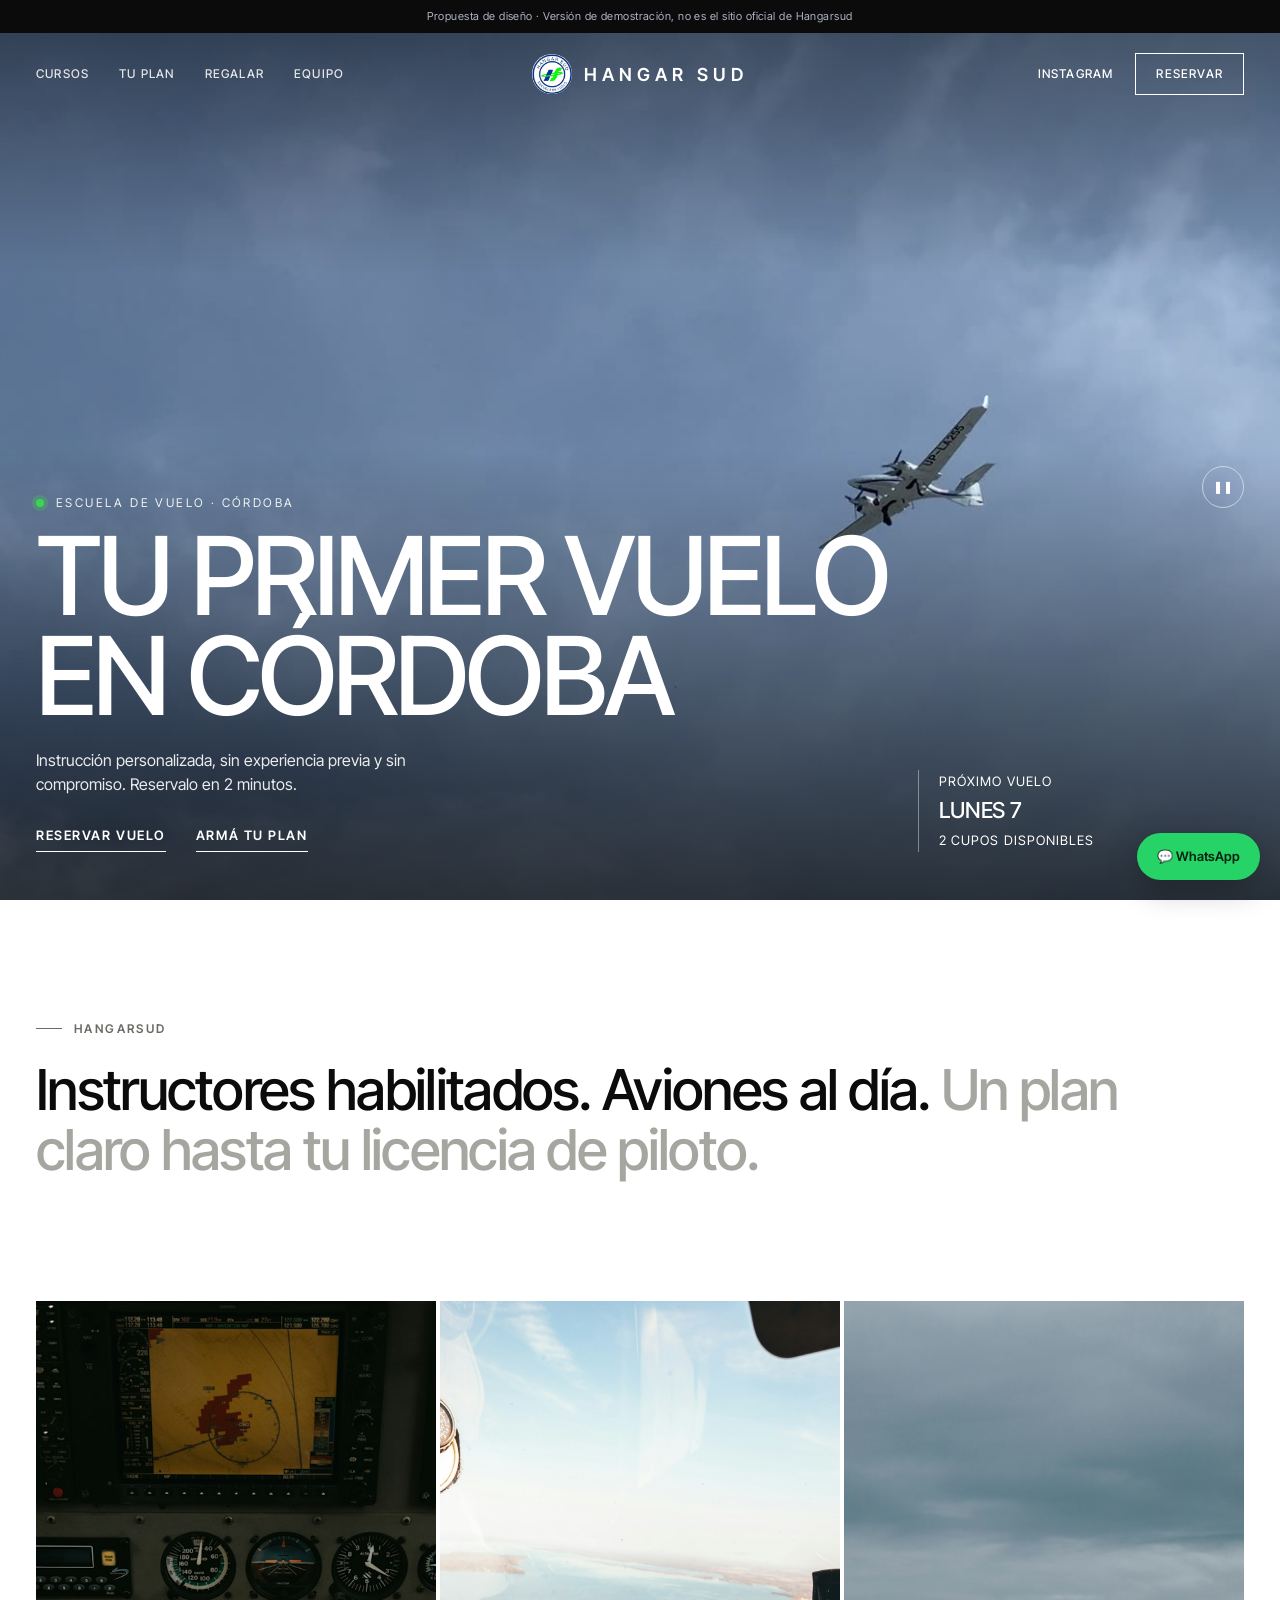
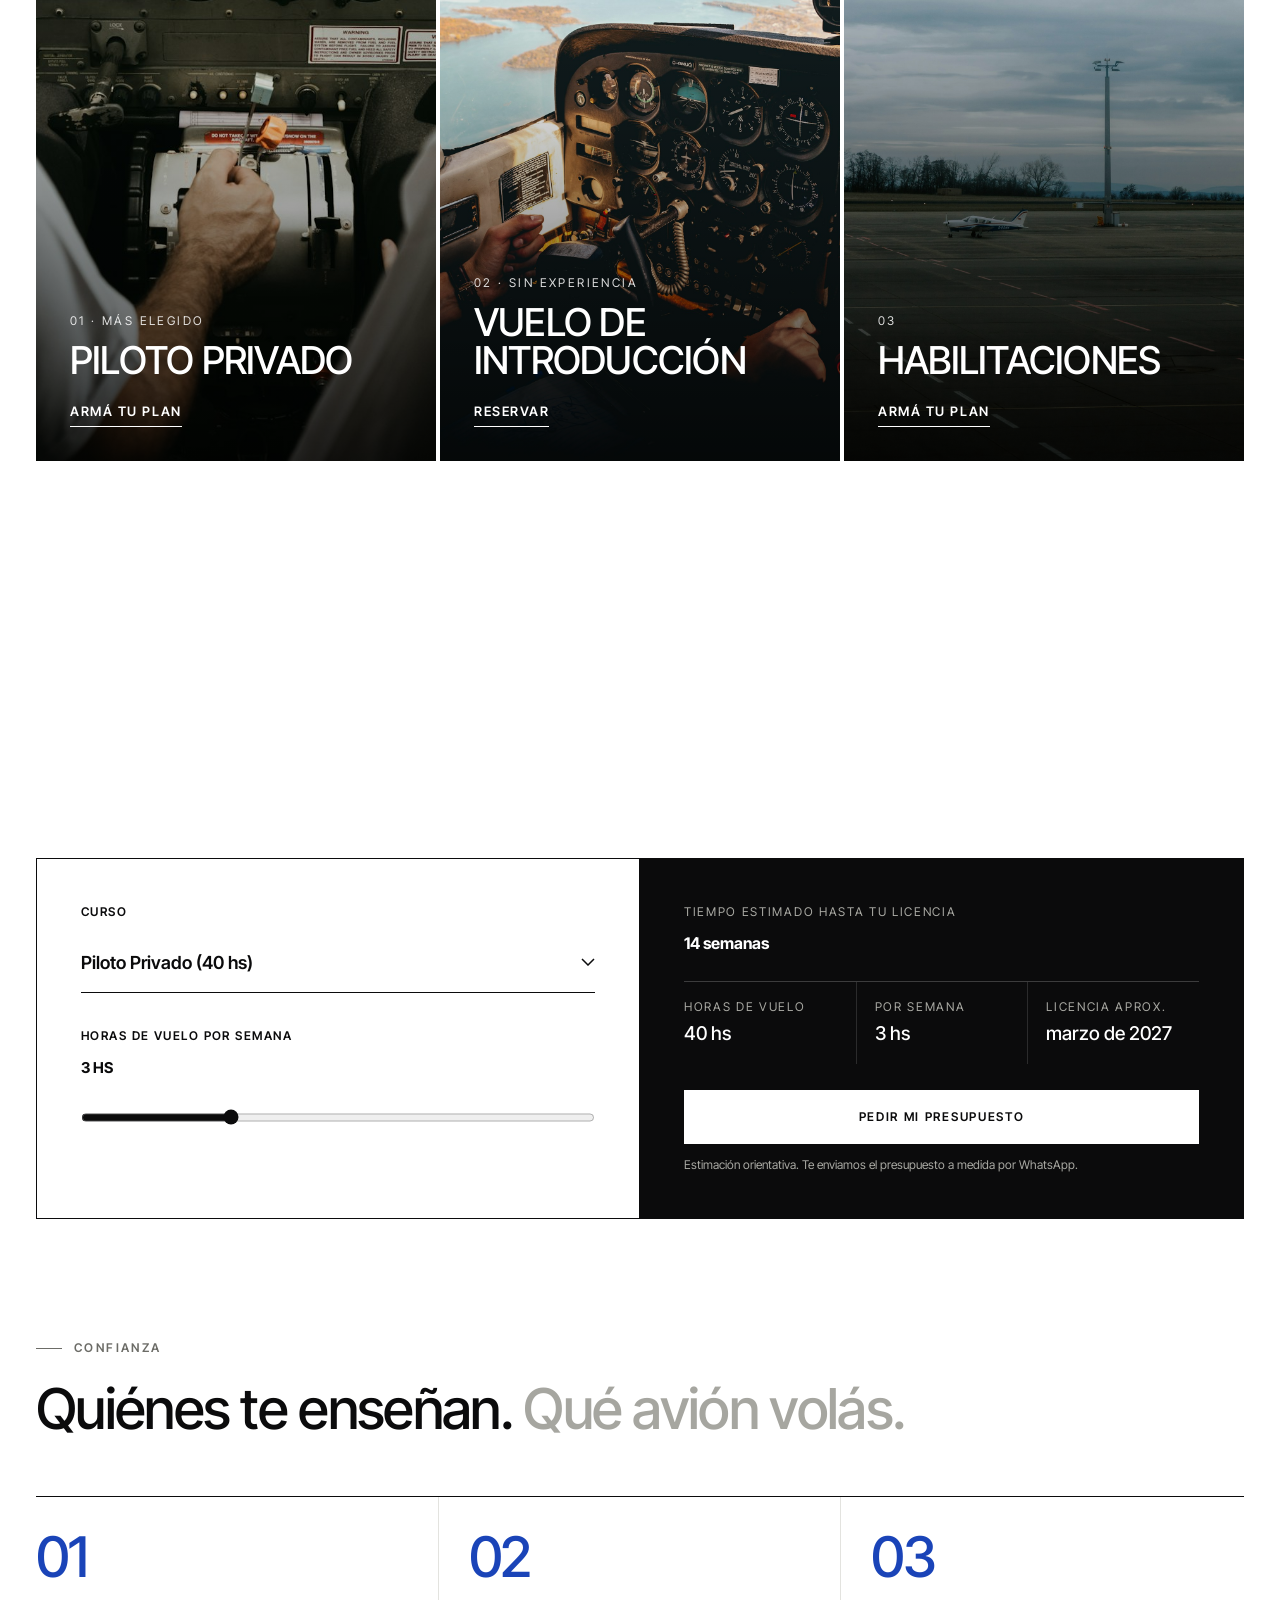
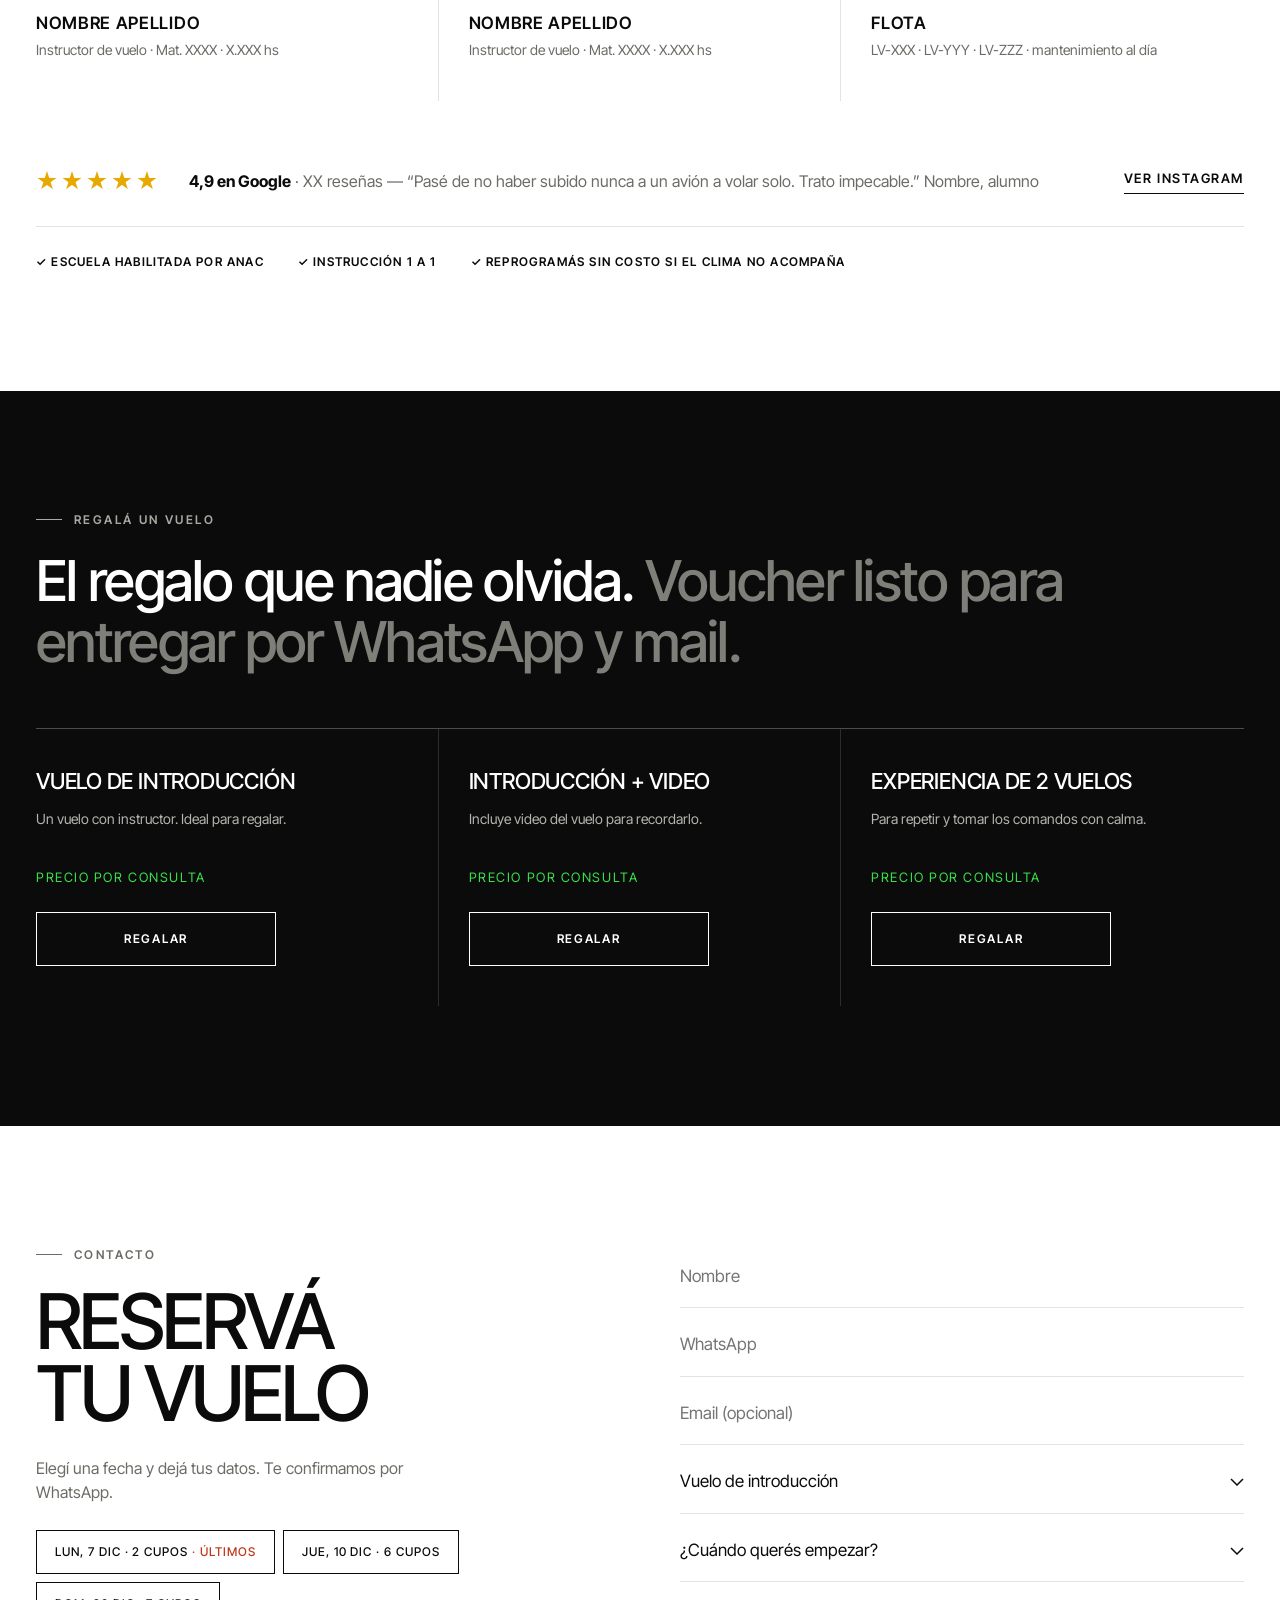
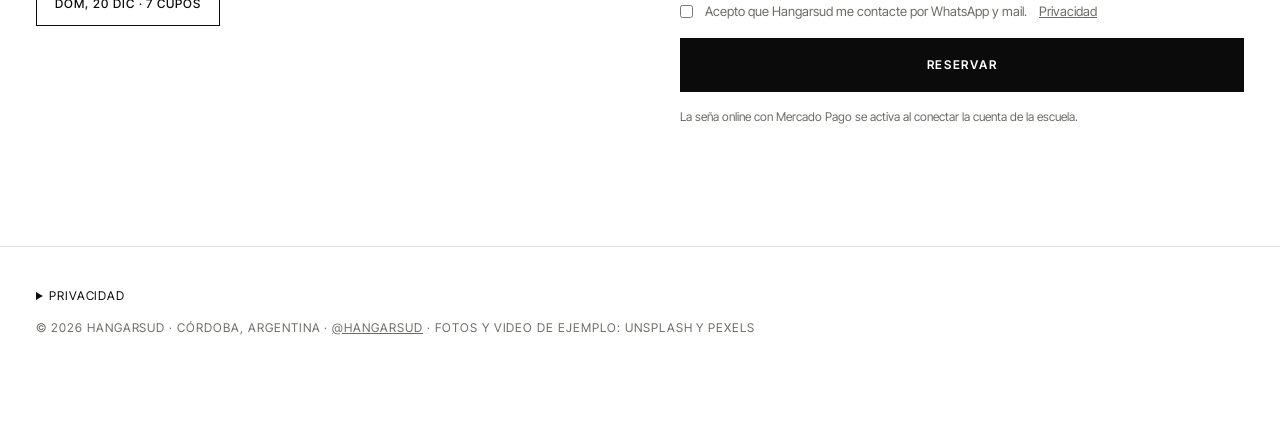
<file: index.html>
<!doctype html>
<html lang="es">
<head>
<meta charset="utf-8">
<meta name="viewport" content="width=device-width,initial-scale=1">
<title>Hangarsud | Escuela de Vuelo en Córdoba · Curso de Piloto Privado</title>
<meta name="description" content="Escuela de vuelo en Córdoba, Argentina. Vuelo de introducción, curso de piloto privado y habilitaciones. Armá tu plan y reservá en 2 minutos.">
<meta property="og:title" content="Hangarsud · Escuela de Vuelo en Córdoba">
<meta property="og:description" content="Tu primer vuelo en Córdoba. Armá tu plan y reservá en 2 minutos.">
<meta property="og:type" content="website"><meta property="og:image" content="video/avioneta-poster.jpg">
<script type="application/ld+json">{"@context":"https://schema.org","@type":"EducationalOrganization","name":"Hangar Sud Escuela de Vuelo","description":"Escuela de vuelo: piloto privado, habilitaciones y vuelos de introducción.","address":{"@type":"PostalAddress","addressLocality":"Córdoba","addressCountry":"AR"},"sameAs":["https://www.instagram.com/hangarsud/"]}</script>
<link rel="preconnect" href="https://fonts.googleapis.com"><link rel="preconnect" href="https://fonts.gstatic.com" crossorigin>
<link href="https://fonts.googleapis.com/css2?family=Inter+Tight:wght@400;500;600&display=swap" rel="stylesheet">
<link rel="stylesheet" href="landing.css">
</head>
<body>
<div class="demo">Propuesta de diseño · Versión de demostración, no es el sitio oficial de Hangarsud</div>

<header class="bar" id="bar">
  <nav><a href="#cursos">Cursos</a><a href="#plan">Tu plan</a><a href="#regalo">Regalar</a><a href="#equipo">Equipo</a></nav>
  <a href="#" class="brand"><img src="logo.jpg" alt="">Hangar Sud</a>
  <div class="r"><a href="https://www.instagram.com/hangarsud/" target="_blank" rel="noopener" class="ig">Instagram</a><a href="#contacto" class="b">Reservar</a></div>
</header>

<section class="hero">
  <video id="hv" autoplay muted loop playsinline preload="auto" poster="video/avioneta-poster.jpg" aria-hidden="true"><source src="video/avioneta.mp4" type="video/mp4"></video>
  <div class="hc">
    <div>
      <small>Escuela de vuelo · Córdoba</small>
      <h1>Tu primer vuelo<br>en Córdoba</h1>
      <p>Instrucción personalizada, sin experiencia previa y sin compromiso. Reservalo en 2 minutos.</p>
      <a href="#contacto" class="ln">Reservar vuelo</a><a href="#plan" class="ln">Armá tu plan</a>
    </div>
    <div class="nextf">Próximo vuelo<b id="nx">—</b><span id="nxc"></span></div>
  </div>
  <button class="pp" id="pp" aria-label="Pausar video">❚❚</button>
</section>

<section class="sec"><div class="in">
  <div class="lbl rv">Hangarsud</div>
  <p class="statement rv">Instructores habilitados. Aviones al día. <span>Un plan claro hasta tu licencia de piloto.</span></p>
</div></section>

<section class="sec" id="cursos" style="padding-top:0"><div class="in" style="max-width:none;padding:0">
  <div class="cs">
    <a href="#plan" class="cp rv" data-curso="privado"><img src="fotos/pilotos.jpg" alt="Pilotos en cabina" loading="lazy"><div><small>01 · Más elegido</small><h3>Piloto Privado</h3><span class="ln" style="margin:0">Armá tu plan</span></div></a>
    <a href="#contacto" class="cp rv" data-int="Vuelo de introducción"><img src="fotos/manos-yoke.jpg" alt="Cabina de avioneta en vuelo" loading="lazy"><div><small>02 · Sin experiencia</small><h3>Vuelo de introducción</h3><span class="ln" style="margin:0">Reservar</span></div></a>
    <a href="#plan" class="cp rv" data-curso="instr"><img src="fotos/avion-pista.jpg" alt="Avioneta en la pista" loading="lazy" style="object-position:50% 84%"><div><small>03</small><h3>Habilitaciones</h3><span class="ln" style="margin:0">Armá tu plan</span></div></a>
  </div>
</div></section>

<section class="sec" id="plan"><div class="in">
  <div class="lbl rv">Calculadora</div>
  <p class="statement rv" style="margin-bottom:56px">Armá tu plan <span>en 30 segundos.</span></p>
  <div class="calc rv">
    <div class="ctrl">
      <label>Curso<select id="cCurso"></select></label>
      <label>Horas de vuelo por semana <b id="cHsV">3</b><input id="cHs" type="range" min="1" max="8" value="3"></label>
    </div>
    <div class="out">
      <div><small>Tiempo estimado hasta tu licencia</small><b id="oTot">—</b></div>
      <div class="oi"><div><small>Horas de vuelo</small><strong id="oCuota">—</strong></div><div><small>Por semana</small><strong id="oSem">—</strong></div><div><small>Licencia aprox.</small><strong id="oFin">—</strong></div></div>
      <div><button class="btn" id="cGo">Pedir mi presupuesto</button><p class="fine" style="margin-top:12px">Estimación orientativa. Te enviamos el presupuesto a medida por WhatsApp.</p></div>
    </div>
  </div>
</div></section>

<section class="sec" id="equipo" style="padding-top:0"><div class="in">
  <div class="lbl rv">Confianza</div>
  <p class="statement rv" style="margin-bottom:56px">Quiénes te enseñan. <span>Qué avión volás.</span></p>
  <div class="tg rv">
    <div><div class="ini">01</div><b>Nombre Apellido</b><small>Instructor de vuelo · Mat. XXXX · X.XXX hs</small></div>
    <div><div class="ini">02</div><b>Nombre Apellido</b><small>Instructor de vuelo · Mat. XXXX · X.XXX hs</small></div>
    <div><div class="ini">03</div><b>Flota</b><small>LV-XXX · LV-YYY · LV-ZZZ · mantenimiento al día</small></div>
  </div>
  <div class="rv2 rv" style="margin-top:36px"><div class="st">★★★★★</div><p><b>4,9 en Google</b> · XX reseñas — “Pasé de no haber subido nunca a un avión a volar solo. Trato impecable.” Nombre, alumno</p><a class="ln" style="margin:0;border-color:var(--k)" href="https://www.instagram.com/hangarsud/" target="_blank" rel="noopener">Ver Instagram</a></div>
  <div class="tr rv"><span>✓ Escuela habilitada por ANAC</span><span>✓ Instrucción 1 a 1</span><span>✓ Reprogramás sin costo si el clima no acompaña</span></div>
</div></section>

<section class="sec gift" id="regalo"><div class="in">
  <div class="lbl rv">Regalá un vuelo</div>
  <p class="statement rv">El regalo que nadie olvida. <span>Voucher listo para entregar por WhatsApp y mail.</span></p>
  <div class="vg rv" id="vouchers"></div>
</div></section>

<section class="sec" id="contacto"><div class="in ct">
  <div class="rv"><div class="lbl">Contacto</div><h2>Reservá<br>tu vuelo</h2><p class="m">Elegí una fecha y dejá tus datos. Te confirmamos por WhatsApp.</p>
    <div class="chosen" id="plSel"></div><div class="dates" id="dates"></div></div>
  <form id="lead" class="rv">
    <input name="nombre" placeholder="Nombre" required autocomplete="name">
    <input name="tel" type="tel" placeholder="WhatsApp" required autocomplete="tel">
    <input name="email" type="email" placeholder="Email (opcional)" autocomplete="email">
    <select name="interes" id="fInt"><option>Vuelo de introducción</option><option>Piloto Privado</option><option>Habilitaciones</option><option>Voucher regalo</option></select>
    <select name="inicio"><option value="">¿Cuándo querés empezar?</option><option>Lo antes posible</option><option>Este mes</option><option>En 1 a 3 meses</option><option>Solo averiguando</option></select>
    <label class="chk"><input type="checkbox" name="ok" required> Acepto que Hangarsud me contacte por WhatsApp y mail. <a href="#priv" style="text-decoration:underline">Privacidad</a></label>
    <button class="btn" type="submit">Reservar</button>
    <div id="ok">Listo. Te escribimos en breve.</div>
    <p class="fine">La seña online con Mercado Pago se activa al conectar la cuenta de la escuela.</p>
  </form>
</div></section>

<footer><div class="in">
  <details id="priv"><summary>Privacidad</summary><p>Usamos tus datos solo para responder tu consulta y coordinar tu vuelo. No se venden ni se ceden. Podés pedir acceso, corrección o eliminación escribiendo a la escuela (Ley 25.326 de Protección de Datos Personales). <i>Texto base: validar con asesor legal.</i></p></details>
  <div>© <span id="y"></span> Hangarsud · Córdoba, Argentina · <a href="https://www.instagram.com/hangarsud/" target="_blank" rel="noopener" style="text-decoration:underline">@hangarsud</a> · Fotos y video de ejemplo: Unsplash y Pexels</div>
</div></footer>
<a class="fab" id="wa" href="#" aria-label="WhatsApp">💬 WhatsApp</a>

<script src="app.js"></script>
<script>
const $=id=>document.getElementById(id);
$('y').textContent=new Date().getFullYear();
$('wa').href=`https://wa.me/${CFG.wa}?text=${encodeURIComponent('Hola Hangarsud! Quiero info sobre cursos de piloto.')}`;

const setDh=()=>document.documentElement.style.setProperty('--dh',document.querySelector('.demo').offsetHeight+'px');setDh();addEventListener('resize',setDh);
// barra: transparente sobre el video, sólida al bajar
const bar=$('bar');const onS=()=>bar.classList.toggle('solid',scrollY>window.innerHeight*.8);onS();addEventListener('scroll',onS,{passive:true});
// video: pausa manual y respeto de "reducir movimiento"
const hv=$('hv'),pp=$('pp');
if(matchMedia('(prefers-reduced-motion:reduce)').matches){hv.removeAttribute('autoplay');hv.pause();pp.textContent='▶';pp.setAttribute('aria-label','Reproducir video')}
pp.onclick=()=>{if(hv.paused){hv.play();pp.textContent='❚❚'}else{hv.pause();pp.textContent='▶'}};
hv.play&&hv.play().catch(()=>{pp.textContent='▶'});

// agenda
const SL=getSlots();let pick=-1;
const open=SL.map((s,i)=>({s,i})).filter(o=>o.s.cupos>o.s.anotados);
if(open[0]){const l=open[0].s.cupos-open[0].s.anotados;$('nx').textContent=new Date(open[0].s.fecha).toLocaleDateString('es-AR',{weekday:'long',day:'numeric'});$('nxc').textContent=l+' cupos disponibles'}
$('dates').innerHTML=open.slice(0,3).map(o=>{const l=o.s.cupos-o.s.anotados;return `<button type="button" class="dchip ${l<=2?'few':''}" data-i="${o.i}">${new Date(o.s.fecha).toLocaleDateString('es-AR',{weekday:'short',day:'numeric',month:'short'})} · ${l} cupos</button>`}).join('');
$('dates').onclick=e=>{const b=e.target.closest('.dchip');if(!b)return;pick=+b.dataset.i;document.querySelectorAll('.dchip').forEach(x=>x.classList.toggle('sel',x===b))};

// calculadora (sin precios: tiempo y horas; el presupuesto va por WhatsApp)
$('cCurso').innerHTML=Object.entries(CFG.cursos).map(([k,c])=>`<option value="${k}">${c.n} (${c.horas} hs)</option>`).join('');
let plan=null;
function calc(){const p=plan=calcPlan($('cCurso').value,+$('cHs').value,1);$('cHsV').textContent=$('cHs').value+' hs';
 $('oTot').textContent=p.semanas+' semanas';$('oCuota').textContent=p.horas+' hs';
 $('oSem').textContent=$('cHs').value+' hs';$('oFin').textContent=p.fin.toLocaleDateString('es-AR',{month:'long',year:'numeric'})}
$('cCurso').onchange=calc;$('cHs').oninput=calc;calc();
$('cGo').onclick=()=>{const p=plan;$('fInt').value=p.curso.includes('Privado')?'Piloto Privado':'Habilitaciones';delete $('plSel').dataset.v;
 $('plSel').textContent=`Tu plan: ${p.curso} · ${p.horas} hs de vuelo · ~${p.semanas} semanas`;$('plSel').style.display='block';
 $('contacto').scrollIntoView({behavior:'smooth'})};
document.querySelectorAll('[data-curso]').forEach(a=>a.addEventListener('click',()=>{$('cCurso').value=a.dataset.curso;calc()}));
document.querySelectorAll('[data-int]').forEach(a=>a.addEventListener('click',()=>{$('fInt').value=a.dataset.int}));

// vouchers
$('vouchers').innerHTML=CFG.vouchers.map(v=>`<div class="vc"><b>${v.n}</b><p>${v.d}</p><div class="vp">${v.m==null?'Precio por consulta':money(v.m)}</div><button class="btn" data-v="${v.id}">Regalar</button></div>`).join('');
$('vouchers').onclick=e=>{const b=e.target.closest('[data-v]');if(!b)return;const v=CFG.vouchers.find(x=>x.id===b.dataset.v);
 $('fInt').value='Voucher regalo';$('plSel').textContent=`Voucher regalo: ${v.n}`;$('plSel').style.display='block';$('plSel').dataset.v=v.n+'|'+(v.m??'');$('contacto').scrollIntoView({behavior:'smooth'})};

// envío
$('lead').addEventListener('submit',e=>{
 e.preventDefault();const d=Object.fromEntries(new FormData(e.target));
 const v=$('plSel').dataset.v&&d.interes==='Voucher regalo'?$('plSel').dataset.v.split('|'):null;
 const slot=pick>=0?SL[pick]:null;
 const lead={nombre:d.nombre,tel:d.tel,email:d.email||'',interes:v?`Voucher regalo — ${v[0]}`:d.interes,inicio:d.inicio||'Solo averiguando',
  plan:plan&&d.interes!=='Vuelo de introducción'&&!v&&d.interes!=='Voucher regalo'?`${plan.curso} · ${plan.horas} hs · ~${plan.semanas} semanas`:'',slot:slot?slot.fecha:'',
  tipo:v?'voucher':slot?'reserva':'consulta',monto:v&&v[1]?+v[1]:slot?CFG.intro:null,origen:origenActual(),estado:slot?'agendado':'nuevo',fecha:new Date().toISOString()};
 addLead(lead);if(slot)bookSlot(pick);
 // En producción: acá se dispara el webhook (n8n/Make) → WhatsApp + email automáticos + aviso al dueño
 $('ok').style.display='block';e.target.reset();
 setTimeout(()=>window.open(`https://wa.me/${CFG.wa}?text=${encodeURIComponent('Hola! Soy '+d.nombre+'. Me interesa: '+lead.interes+(lead.plan?' ('+lead.plan+')':'')+(slot?'. Reservé el '+fmt(slot.fecha):''))}`,'_blank'),900);
});
const io=new IntersectionObserver(es=>es.forEach(x=>{if(x.isIntersecting){x.target.classList.add('in2');io.unobserve(x.target)}}),{threshold:.1});
document.querySelectorAll('.rv').forEach(el=>io.observe(el));
</script>
</body>
</html>
</file>
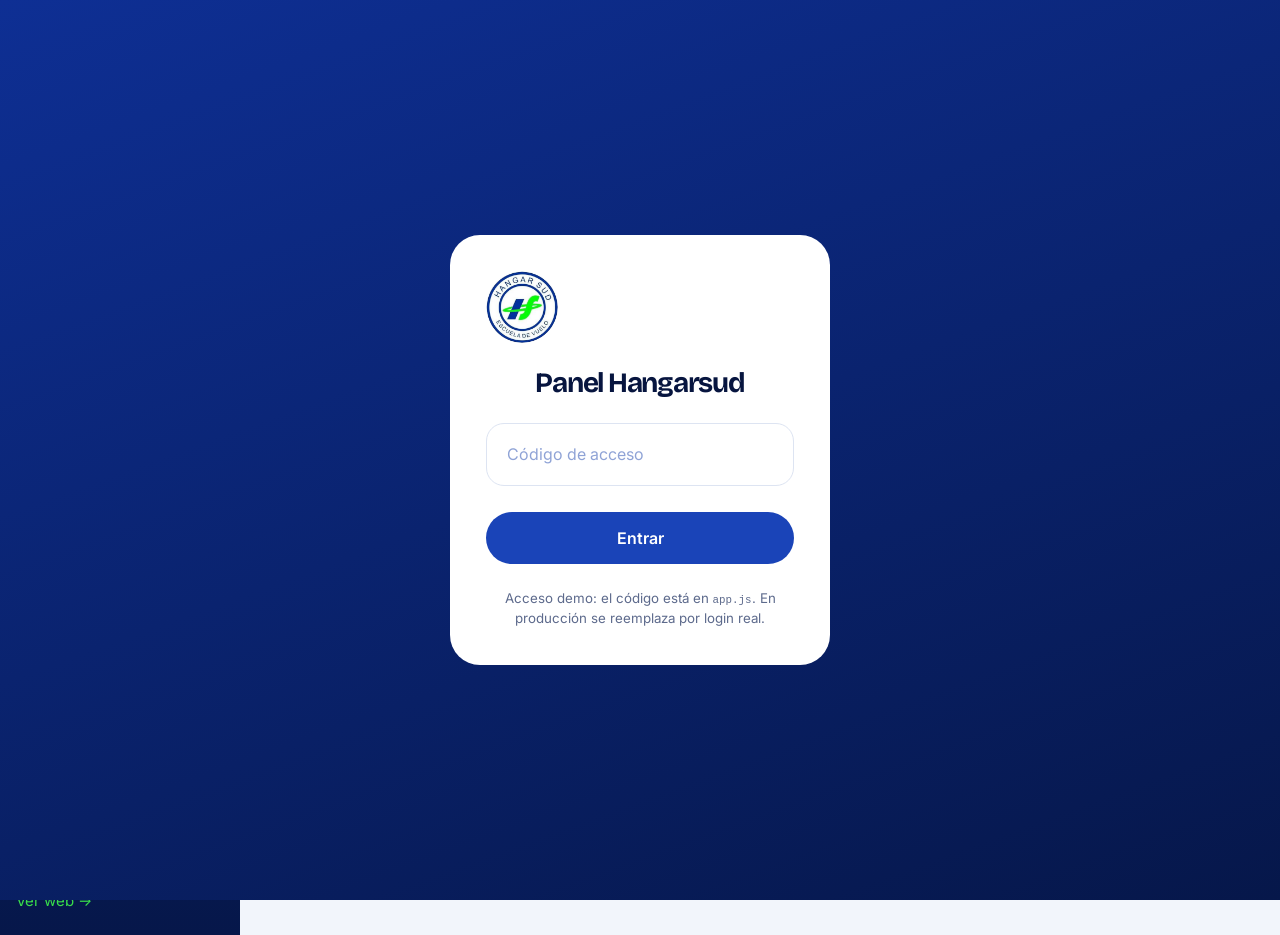
<file: panel.html>
<!doctype html>
<html lang="es">
<head>
<meta charset="utf-8">
<meta name="viewport" content="width=device-width,initial-scale=1">
<meta name="robots" content="noindex">
<title>Panel | Hangarsud</title>
<link href="https://fonts.googleapis.com/css2?family=Bricolage+Grotesque:opsz,wght@12..96,500;12..96,700;12..96,800&family=Inter:wght@400;500;600&display=swap" rel="stylesheet">
<link rel="stylesheet" href="styles.css">
</head>
<body>
<div class="demo">Propuesta de diseño · Versión de demostración · datos ficticios</div>
<div class="gate" id="gate"><form id="gf"><img src="logo.jpg" alt=""><h2 style="font-size:28px;margin:0">Panel Hangarsud</h2><input id="gp" type="password" placeholder="Código de acceso" autocomplete="off" required><button class="btn btn-p" style="width:100%;justify-content:center">Entrar</button><small id="ge">Acceso demo: el código está en <code>app.js</code>. En producción se reemplaza por login real.</small></form></div>

<div class="app">
<aside>
  <a href="index.html" class="logo"><img src="logo.jpg" alt=""><span>hangar<b>sud</b></span></a>
  <a class="on" data-s="dash">▦ Resumen</a>
  <a data-s="leads">◉ Consultas</a>
  <a data-s="res">★ Reservas y vouchers</a>
  <a data-s="cal">▤ Calendario</a>
  <a data-s="auto">↯ Automatizaciones</a>
  <a data-s="tpl">✉ Mensajes</a>
  <div class="me">Hola, equipo Hangarsud<br><a href="index.html">Ver web →</a></div>
</aside>
<main>
<div class="note">Datos de demostración (en tu navegador). Los importes aparecen al cargar los precios en <code>app.js</code>.</div>

<section class="sec on" id="dash" style="padding:0">
  <div class="top"><div><h1>Buen día ✈</h1><small>Así va Hangarsud este mes</small></div><div class="seg"><span>7 d</span><span class="on">30 d</span><span>90 d</span></div></div>
  <div id="alerts" style="margin-top:20px"></div>
  <div class="kpis" id="kpis"></div>
  <div class="row">
    <div class="panel"><h3>Embudo de ventas</h3><div id="funnel"></div></div>
    <div class="panel"><h3>Ocupación de la flota</h3><p class="sub2">Horas usadas sobre disponibles este mes</p><div id="flota"></div></div>
  </div>
  <div class="panel"><h3>Rendimiento por canal</h3><p class="sub2">Qué canal trae más alumnos</p><table id="canales"></table></div>
  <div class="panel"><h3>Últimas consultas</h3><table id="recent"></table></div>
</section>

<section class="sec" id="leads" style="padding:0"><h1>Consultas</h1><small style="color:var(--mut)">Cambiá el estado y respondé por WhatsApp con un clic</small><div class="panel" style="margin-top:18px"><table id="all"></table></div></section>

<section class="sec" id="res" style="padding:0"><h1>Reservas y vouchers</h1><div class="kpis" id="rk"></div><div class="panel"><table id="rt"></table></div></section>

<section class="sec" id="cal" style="padding:0"><h1>Calendario</h1><div class="panel" style="margin-top:18px"><div class="cal" id="calg"></div></div>
  <div class="panel"><h3>Agenda visible en la web</h3><div id="slotl"></div></div></section>

<section class="sec" id="auto" style="padding:0"><h1>Automatizaciones</h1><div style="margin-top:18px" id="flows"></div></section>

<section class="sec" id="tpl" style="padding:0"><h1>Mensajes automáticos</h1><div style="margin-top:18px" id="tpls"></div></section>
</main></div>

<script src="app.js"></script>
<script>
const $=id=>document.getElementById(id);
// acceso demo
const unlock=()=>{$('gate').style.display='none';render()};
try{if(sessionStorage.getItem('hs_ok')==='1')unlock()}catch{}
$('gf').onsubmit=e=>{e.preventDefault();if($('gp').value===CFG.pass){try{sessionStorage.setItem('hs_ok','1')}catch{}unlock()}else{$('ge').textContent='Código incorrecto.';$('ge').style.color='#c0391b'}};
document.querySelectorAll('aside a[data-s]').forEach(a=>a.onclick=()=>{
 document.querySelectorAll('aside a').forEach(x=>x.classList.remove('on'));a.classList.add('on');
 document.querySelectorAll('.sec').forEach(s=>s.classList.toggle('on',s.id===a.dataset.s));});

const ESTADOS=['nuevo','contactado','agendado','inscripto'];
const hace=iso=>{const h=(Date.now()-new Date(iso))/36e5;return h<1?'hace minutos':h<24?`hace ${Math.floor(h)} h`:`hace ${Math.floor(h/24)} d`};

function render(){
 const L=getLeads(),S=getSlots(),tot=L.length,cnt=k=>L.filter(l=>l.estado===k).length,ins=cnt('inscripto');
 const ticket=ticketMedio(),$$=ticket!=null;
 const vouchers=L.filter(l=>l.tipo==='voucher'),reservas=L.filter(l=>l.tipo==='reserva');
 const ingresos=!$$?null:L.filter(l=>l.estado==='inscripto'&&l.tipo==='consulta').length*ticket+vouchers.reduce((a,l)=>a+(l.monto||0),0)+reservas.reduce((a,l)=>a+(l.monto||0),0);
 const pipeline=$$?(cnt('contactado')+cnt('agendado'))*CFG.tasaCierre*ticket:null;
 const gasto=Object.values(CFG.gasto).reduce((a,b)=>a+b,0);
 const cac=ins&&gasto?gasto/ins:0;

 // alertas
 const viejas=L.filter(l=>l.estado==='nuevo'&&(Date.now()-new Date(l.fecha))>36e5);
 const calientes=L.filter(l=>l.estado==='nuevo'&&l.inicio==='Lo antes posible');
 const casi=S.filter(s=>s.cupos-s.anotados>0&&s.cupos-s.anotados<=2);
 let al='';
 if(viejas.length)al+=`<div class="alert"><span>⚠</span><div><b>${viejas.length} consultas sin responder hace más de 1 hora</b>${viejas.slice(0,3).map(l=>l.nombre).join(', ')}${viejas.length>3?'…':''}. Cada hora que pasa baja la chance de cierre.</div></div>`;
 if(calientes.length)al+=`<div class="alert warn"><span>🔥</span><div><b>${calientes.length} contactos quieren empezar lo antes posible</b>Respondelos primero.</div></div>`;
 if(casi.length)al+=`<div class="alert ok"><span>✈</span><div><b>${casi.length} fechas casi llenas</b>${casi.map(s=>s.titulo).join(' · ')}. Buen momento para empujar la promoción.</div></div>`;
 $('alerts').innerHTML=al;

 $('kpis').innerHTML=($$?[['Ingresos del mes',money(ingresos),'▲ 14% vs mes anterior','up','hot'],['Proyectado (pipeline)',money(pipeline),`${CFG.tasaCierre*100}% de cierre estimado`,'up',''],['Costo por alumno',ins&&gasto?money(cac):'—',gasto?`Inversión: ${money(gasto)}`:'Cargar inversión en app.js','up',''],['Conversión',Math.round(ins/tot*100)+'%',`${tot} consultas`,'up','']]
 :[['Consultas',tot,'▲ 18% vs mes anterior','up',''],['Vuelos agendados',cnt('agendado')+reservas.length,'Reservas desde la web','up',''],['Inscriptos',ins,'▲ 2 esta semana','up','hot'],['Conversión',Math.round(ins/tot*100)+'%','de consulta a inscripto','up','']])
 .map(k=>`<div class="kpi ${k[4]}"><small>${k[0]}</small><b style="font-size:${k[1].length>9?34:46}px">${k[1]}</b><span class="${k[3]}">${k[2]}</span></div>`).join('');

 const stages=[['Consultas',tot],['Contactados',cnt('contactado')+cnt('agendado')+ins],['Vuelo agendado',cnt('agendado')+ins],['Inscriptos',ins]];
 $('funnel').innerHTML=stages.map(s=>`<div class="bar"><span style="width:110px">${s[0]}</span><i style="width:${Math.max(6,s[1]/tot*100)}%"></i><b>${s[1]}</b></div>`).join('');
 $('flota').innerHTML=CFG.flota.map(f=>{const p=Math.round(f.usadas/f.disp*100);return `<div class="occ"><div><span><b>${f.n}</b> · ${f.m}</span><span>${f.usadas}/${f.disp} hs · ${p}%</span></div><i style="--w:${p}%"></i></div>`}).join('');

 const canales={};L.forEach(l=>{const c=canales[l.origen]=canales[l.origen]||{n:0,i:0};c.n++;if(l.estado==='inscripto')c.i++});
 $('canales').innerHTML='<tr><th>Canal</th><th>Consultas</th><th>Inscriptos</th><th>Conversión</th>'+(gasto?'<th>Inversión</th><th>Costo por alumno</th>':'')+'</tr>'+
  Object.entries(canales).sort((a,b)=>b[1].n-a[1].n).map(([k,c])=>{const g=CFG.gasto[k]||0;return `<tr><td><b>${k}</b></td><td>${c.n}</td><td>${c.i}</td><td>${Math.round(c.i/c.n*100)}%</td>${gasto?`<td>${g?money(g):'Orgánico'}</td><td>${g&&c.i?money(g/c.i):g?'Sin ventas':'—'}</td>`:''}</tr>`}).join('');

 const st=(l,i)=>`<select data-i="${i}">${ESTADOS.map(e=>`<option ${e===l.estado?'selected':''}>${e}</option>`).join('')}</select>`;
 const row=(l,i,full)=>`<tr><td>${l.nombre}<br><small style="color:var(--mut)">${l.tel}</small></td><td>${l.interes}${l.plan?`<br><small style="color:var(--mut)">${l.plan}</small>`:''}</td><td>${l.origen}</td><td><span class="sc ${l.score||score(l)}">${l.score||score(l)}</span></td><td>${full?st(l,i):`<span class="st ${l.estado}">${l.estado}</span>`}</td><td><small>${hace(l.fecha)}</small></td>${full?`<td><a class="act" target="_blank" href="${waLink(l.tel,'Hola '+l.nombre.split(' ')[0]+'! Te escribo de Hangarsud por tu consulta.')}">WhatsApp</a></td>`:''}</tr>`;
 const head=f=>`<tr><th>Nombre</th><th>Interés</th><th>Origen</th><th>Prioridad</th><th>Estado</th><th>Cuándo</th>${f?'<th></th>':''}</tr>`;
 $('recent').innerHTML=head(0)+L.slice(0,5).map((l,i)=>row(l,i,0)).join('');
 $('all').innerHTML=head(1)+L.map((l,i)=>row(l,i,1)).join('');
 document.querySelectorAll('td select').forEach(s=>s.onchange=()=>{updateLead(+s.dataset.i,{estado:s.value});render()});

 // reservas y vouchers
 const sm=a=>$$?money(a.reduce((x,l)=>x+(l.monto||0),0)):'';
 $('rk').innerHTML=[['Reservas de vuelo',reservas.length,sm(reservas)],['Vouchers vendidos',vouchers.length,sm(vouchers)],['Total',reservas.length+vouchers.length,sm(reservas.concat(vouchers))]]
  .map((k,i)=>`<div class="kpi ${i==2?'hot':''}"><small>${k[0]}</small><b>${k[1]}</b><span class="up">${k[2]}</span></div>`).join('');
 $('rt').innerHTML='<tr><th>Cliente</th><th>Tipo</th><th>Detalle</th><th>Fecha vuelo</th><th>Monto</th><th>Pago</th></tr>'+reservas.concat(vouchers).map(l=>`<tr><td>${l.nombre}<br><small style="color:var(--mut)">${l.tel}</small></td><td>${l.tipo==='voucher'?'Voucher':'Reserva'}</td><td>${l.interes}</td><td>${l.slot?fmt(l.slot):'—'}</td><td>${money(l.monto)}</td><td><span class="st ${l.estado==='inscripto'?'inscripto':'contactado'}">${l.estado==='inscripto'?'Pagado':'Pendiente'}</span></td></tr>`).join('');

 // calendario
 let h=['L','M','X','J','V','S','D'].map(d=>`<div class="h">${d}</div>`).join('');
 const t=new Date();t.setDate(t.getDate()-((t.getDay()+6)%7));
 for(let i=0;i<28;i++){const d=new Date(t);d.setDate(t.getDate()+i);
  const ev=S.filter(s=>new Date(s.fecha).toDateString()===d.toDateString());
  h+=`<div>${d.getDate()}${ev.map(e=>`<em class="${e.titulo.includes('Vuelo')?'b':''}">${e.titulo.slice(0,18)}</em>`).join('')}</div>`}
 $('calg').innerHTML=h;
 $('slotl').innerHTML=S.map(s=>`<div class="slot"><div><b>${s.titulo}</b><br><small style="color:var(--mut)">${fmt(s.fecha)}</small></div><span>${s.anotados}/${s.cupos}</span></div>`).join('');
}

const flows=[
 ['Nueva consulta → respuesta inmediata',['Formulario web / IG / WhatsApp','WhatsApp de bienvenida + plan elegido','Email con info del curso','Aviso al instructor'],1],
 ['Alerta al dueño: consulta sin responder',['Consulta sin respuesta 1 h','Aviso por WhatsApp al responsable','2 h: reasigna a otro instructor'],1],
 ['Reserva de vuelo con seña',['Elige fecha en la web','Link de pago (Mercado Pago)','Pago OK: confirmación + recordatorios','Cupo descontado de la agenda'],1],
 ['Voucher de regalo',['Compra de voucher','Pago confirmado','Voucher por WhatsApp y mail','Recordatorio a los 30 días si no lo canjearon'],1],
 ['Seguimiento si no responde',['Sin respuesta 48 hs','WhatsApp recordatorio','72 hs: email con oferta','7 días: pasa a "frío"'],1],
 ['Recordatorio de vuelo',['Vuelo agendado','24 hs antes: WhatsApp + email','2 hs antes: aviso con clima y ubicación'],1],
 ['Post-vuelo',['Vuelo realizado','Gracias + fotos','2 días: propuesta de plan de curso','Pedido de reseña en Google'],0]];
$('flows').innerHTML=flows.map(f=>`<div class="panel"><div class="flow"><b>${f[0]}</b><div class="sw ${f[2]?'':'off'}"></div></div><div class="flow">${f[1].map((n,i)=>`<span class="node ${i==0?'t':''}">${n}</span>${i<f[1].length-1?'→':''}`).join('')}</div></div>`).join('');
const tp=[['Bienvenida (WhatsApp)','¡Hola {nombre}! 👋 Soy de Hangarsud. Gracias por tu interés en {curso}. Armamos tu plan: {link}'],
 ['Recordatorio 24 hs','Hola {nombre}, mañana {fecha} es tu vuelo en Hangarsud ✈️. Llegá 30 min antes con DNI. ¡Te esperamos!'],
 ['Voucher de regalo','¡Gracias por tu compra, {nombre}! Acá está tu voucher para regalar: {voucher}. Se canjea reservando en {link}.'],
 ['Post-vuelo','¡Qué vuelo, {nombre}! 🛩️ Si querés seguir, armamos tu plan de piloto privado. ¿Hablamos?']];
$('tpls').innerHTML=tp.map(x=>`<div class="panel"><b>${x[0]}</b><div class="tpl">${x[1]}</div></div>`).join('');
</script>
</body>
</html>
</file>
<file: landing.css>
/* Hangarsud · landing editorial (video a pantalla completa, tipografía mínima, mucho aire) */
:root{--k:#0b0b0c;--w:#fff;--g:#f3f3f1;--line:#e3e3df;--mut:#6c6c67;--blue:#1a44b8;--gr:#39e04b;--f:'Inter Tight','Inter',system-ui,-apple-system,sans-serif}
*{box-sizing:border-box;margin:0;padding:0}
html{scroll-behavior:smooth}
body{font-family:var(--f);background:var(--w);color:var(--k);line-height:1.5;-webkit-font-smoothing:antialiased}
a{color:inherit;text-decoration:none}
img{display:block;max-width:100%}
.up{text-transform:uppercase;letter-spacing:.06em}
.demo{background:var(--k);color:#aeb4c4;text-align:center;font-size:11px;padding:8px 14px;letter-spacing:.04em;position:relative;z-index:60}

/* barra superior: transparente sobre el video */
.bar{position:fixed;top:30px;left:0;right:0;z-index:50;display:grid;grid-template-columns:1fr auto 1fr;align-items:center;padding:20px 36px;color:#fff;transition:.35s}
.bar.solid{top:0;background:#fffffff2;color:var(--k);backdrop-filter:blur(10px);border-bottom:1px solid var(--line);padding:14px 36px}
.bar nav{display:flex;gap:30px;font-size:12px;font-weight:500;text-transform:uppercase;letter-spacing:.1em}
.bar nav a{opacity:.85;transition:.2s}.bar nav a:hover{opacity:1;text-decoration:underline;text-underline-offset:6px}
.brand{display:flex;align-items:center;gap:12px;font-weight:600;font-size:18px;letter-spacing:.28em;text-transform:uppercase;justify-self:center}
.brand img{width:40px;height:40px;border-radius:50%}
.bar .r{justify-self:end;display:flex;gap:22px;align-items:center;font-size:12px;font-weight:500;text-transform:uppercase;letter-spacing:.1em}
.bar .r a.b{border:1px solid currentColor;padding:11px 20px;transition:.2s}.bar .r a.b:hover{background:#fff;color:var(--k)}
.bar.solid .r a.b:hover{background:var(--k);color:#fff}

/* hero con video */
.hero{position:relative;height:100svh;min-height:600px;background:#0b1c3a;color:#fff;overflow:hidden}
.hero video,.hero .ph{position:absolute;inset:0;width:100%;height:100%;object-fit:cover}
.hero::after{content:'';position:absolute;inset:0;background:linear-gradient(180deg,#00000066 0%,#00000000 28%,#00000000 48%,#000000b3 100%)}
.hc{position:absolute;left:36px;right:36px;bottom:48px;z-index:2;display:flex;justify-content:space-between;align-items:flex-end;gap:30px;flex-wrap:wrap}
.hc small{font-size:12px;letter-spacing:.2em;text-transform:uppercase;opacity:.9;display:flex;align-items:center;gap:12px}
.hc small::before{content:'';width:8px;height:8px;border-radius:50%;background:var(--gr);box-shadow:0 0 0 4px #39e04b44}
.hc h1{font-size:clamp(40px,8.5vw,124px);font-weight:500;line-height:.92;letter-spacing:-.035em;text-transform:uppercase;margin:14px 0 22px;max-width:1000px}
.hc p{font-size:16px;max-width:430px;opacity:.9;margin-bottom:26px}
.ln{display:inline-block;font-size:13px;font-weight:600;text-transform:uppercase;letter-spacing:.12em;border-bottom:1.5px solid #fff;padding-bottom:5px;margin-right:30px;transition:.2s}
.ln:hover{color:var(--gr);border-color:var(--gr)}
.nextf{border-left:1px solid #ffffff66;padding-left:20px;font-size:13px;text-transform:uppercase;letter-spacing:.08em;line-height:1.7}
.nextf b{display:block;font-size:22px;font-weight:500;letter-spacing:-.01em}
.pp{position:absolute;right:36px;top:50%;z-index:3;width:42px;height:42px;border:1px solid #ffffff88;border-radius:50%;background:transparent;color:#fff;cursor:pointer;font-size:12px;display:grid;place-items:center;transition:.2s}
.pp:hover{background:#fff;color:var(--k)}

/* secciones */
.sec{padding:120px 36px}
.in{max-width:1240px;margin:0 auto}
.lbl{font-size:12px;font-weight:600;letter-spacing:.2em;text-transform:uppercase;color:var(--mut);margin-bottom:22px;display:flex;align-items:center;gap:12px}
.lbl::before{content:'';width:26px;height:1px;background:currentColor}
.statement{font-size:clamp(28px,4.4vw,60px);font-weight:500;letter-spacing:-.03em;line-height:1.08;max-width:1100px}
.statement span{color:#a6a6a0}

/* cursos: paneles a sangre */
.cs{display:grid;grid-template-columns:repeat(3,1fr);gap:4px}
.cp{position:relative;height:min(86vh,760px);overflow:hidden;color:#fff;display:flex;align-items:flex-end;padding:34px}
.cp img{position:absolute;inset:0;width:100%;height:100%;object-fit:cover;transition:transform 1.2s cubic-bezier(.2,.7,.2,1)}
.cp:hover img{transform:scale(1.05)}
.cp::after{content:'';position:absolute;inset:0;background:linear-gradient(180deg,#0000 40%,#000000b8 100%)}
.cp>div{position:relative;z-index:1}
.cp small{font-size:12px;letter-spacing:.2em;text-transform:uppercase;opacity:.85}
.cp h3{font-size:clamp(26px,3vw,40px);font-weight:500;letter-spacing:-.02em;text-transform:uppercase;line-height:1;margin:10px 0 18px}

/* calculadora */
.calc{display:grid;grid-template-columns:1fr 1fr;border:1px solid var(--k)}
.ctrl{padding:44px;display:grid;gap:34px;align-content:start;border-right:1px solid var(--k)}
.ctrl label{display:grid;gap:12px;font-size:12px;font-weight:600;letter-spacing:.12em;text-transform:uppercase}
.ctrl label b{font-size:15px;letter-spacing:0}
.ctrl select{width:100%;padding:16px 0;border:0;border-bottom:1px solid var(--k);background:transparent;font:inherit;font-size:18px;color:var(--k);border-radius:0;appearance:none;background:url("data:image/svg+xml,%3Csvg xmlns='http://www.w3.org/2000/svg' width='14' height='8'%3E%3Cpath d='M1 1l6 6 6-6' fill='none' stroke='%230b0b0c' stroke-width='1.5'/%3E%3C/svg%3E") right center no-repeat}
.ctrl input[type=range]{width:100%;accent-color:var(--k)}
.out{padding:44px;background:var(--k);color:#fff;display:flex;flex-direction:column;justify-content:space-between;gap:26px}
.out small{font-size:12px;letter-spacing:.14em;text-transform:uppercase;color:#a9a9a3}
.out>b{display:block;font-size:clamp(44px,6vw,84px);font-weight:500;letter-spacing:-.04em;line-height:1;text-transform:uppercase}
.oi{display:grid;grid-template-columns:repeat(3,1fr);border-top:1px solid #ffffff33}
.oi div{padding:16px 0}.oi div+div{padding-left:18px;border-left:1px solid #ffffff22}
.oi strong{display:block;font-size:19px;font-weight:500;margin-top:4px}
.fine{font-size:12px;color:#a9a9a3}
.btn{display:inline-flex;justify-content:center;align-items:center;gap:10px;padding:17px 30px;border:1px solid var(--k);background:var(--k);color:#fff;font:inherit;font-size:12px;font-weight:600;text-transform:uppercase;letter-spacing:.14em;cursor:pointer;transition:.25s;width:100%}
.btn:hover{background:var(--blue);border-color:var(--blue)}
.out .btn{background:#fff;color:var(--k);border-color:#fff}.out .btn:hover{background:var(--gr);border-color:var(--gr)}

/* equipo */
.tg{display:grid;grid-template-columns:repeat(3,1fr);border-top:1px solid var(--k)}
.tg>div{padding:32px 30px 40px 0;border-right:1px solid var(--line)}.tg>div+div{padding-left:30px}.tg>div:last-child{border:0}
.tg .ini{font-size:56px;font-weight:500;letter-spacing:-.04em;line-height:1;margin-bottom:26px;color:var(--blue)}
.tg b{display:block;font-size:17px;font-weight:600;text-transform:uppercase;letter-spacing:.04em}.tg small{color:var(--mut);font-size:14px}
.rv2{display:flex;gap:28px;flex-wrap:wrap;align-items:center;padding:28px 0;border-bottom:1px solid var(--line);margin-bottom:26px}
.rv2 .st{color:#e7a800;font-size:22px;letter-spacing:3px}.rv2 p{flex:1;min-width:240px;color:var(--mut)}.rv2 p b{color:var(--k)}
.tr{display:flex;gap:10px 34px;flex-wrap:wrap;font-size:12px;font-weight:600;text-transform:uppercase;letter-spacing:.1em}

/* regalo */
.gift{background:var(--k);color:#fff}
.gift .lbl{color:#a9a9a3}
.gift .statement span{color:#7f7f7a}
.vg{display:grid;grid-template-columns:repeat(3,1fr);border-top:1px solid #ffffff44;margin-top:56px}
.vc{padding:36px 30px 40px 0;border-right:1px solid #ffffff22;display:grid;gap:10px;align-content:start}.vc+.vc{padding-left:30px}.vc:last-child{border:0}
.vc b{font-size:22px;font-weight:500;text-transform:uppercase;letter-spacing:-.01em}.vc p{color:#b5b5af;font-size:14px;min-height:44px}
.vp{font-size:13px;letter-spacing:.12em;text-transform:uppercase;color:var(--gr);margin:6px 0 14px}
.gift .btn{background:transparent;border-color:#fff;max-width:240px}.gift .btn:hover{background:#fff;color:var(--k);border-color:#fff}

/* contacto */
.ct{display:grid;grid-template-columns:1fr 1fr;gap:80px;align-items:start}
.ct h2{font-size:clamp(40px,6vw,88px);font-weight:500;letter-spacing:-.04em;line-height:.94;text-transform:uppercase;margin-bottom:26px}
.ct .m{color:var(--mut);max-width:380px;margin-bottom:26px}
.chosen{display:none;border-left:3px solid var(--gr);background:var(--g);padding:14px 18px;margin-bottom:22px;font-size:14px}
.dates{display:flex;flex-wrap:wrap;gap:8px}
.dchip{border:1px solid var(--k);padding:12px 18px;font:inherit;font-size:12px;font-weight:500;text-transform:uppercase;letter-spacing:.08em;background:transparent;color:var(--k);cursor:pointer;transition:.2s}
.dchip:hover{background:var(--g)}.dchip.sel{background:var(--k);color:#fff}.dchip.few::after{content:' · últimos';color:#c0391b}.dchip.sel.few::after{color:var(--gr)}
form{display:grid;gap:6px}
input,select,textarea{width:100%;padding:18px 0;border:0;border-bottom:1px solid var(--line);background:transparent;font:inherit;font-size:17px;color:var(--k);border-radius:0}
input:focus,select:focus{outline:0;border-bottom-color:var(--k)}
form select{appearance:none;background:url("data:image/svg+xml,%3Csvg xmlns='http://www.w3.org/2000/svg' width='14' height='8'%3E%3Cpath d='M1 1l6 6 6-6' fill='none' stroke='%230b0b0c' stroke-width='1.5'/%3E%3C/svg%3E") right center no-repeat}
.chk{display:flex;gap:12px;align-items:flex-start;font-size:13px;color:var(--mut);margin:14px 0 10px}.chk input{width:auto;margin-top:3px;accent-color:var(--k)}
#ok{display:none;font-weight:600;color:#17794a;margin-top:12px}
form .fine{color:var(--mut);margin-top:10px}

footer{border-top:1px solid var(--line);padding:40px 36px 100px;font-size:12px;text-transform:uppercase;letter-spacing:.08em;color:var(--mut)}
footer .in{display:flex;flex-direction:column;gap:14px}
footer details p{text-transform:none;letter-spacing:0;font-size:13px;max-width:640px;margin-top:8px}footer summary{cursor:pointer;color:var(--k)}
.fab{position:fixed;right:20px;bottom:20px;z-index:55;display:flex;align-items:center;gap:10px;padding:14px 20px;background:#25d366;color:#04230f;font-weight:600;font-size:13px;border-radius:99px;box-shadow:0 10px 30px #0004}
.rv{opacity:0;transform:translateY(30px);transition:opacity 1s,transform 1s}.rv.in2{opacity:1;transform:none}

@media(max-width:900px){
 .bar{grid-template-columns:auto 1fr;padding:14px 18px}.bar nav{display:none}.brand{justify-self:start;font-size:15px;letter-spacing:.2em}.bar .r{gap:0}
 .sec{padding:80px 20px}.hc{left:20px;right:20px;bottom:30px}.pp{right:20px;top:auto;bottom:30px}.nextf{display:none}
 .cs,.calc,.tg,.vg,.ct{grid-template-columns:1fr}.cp{height:62vh}.ctrl{border-right:0;border-bottom:1px solid var(--k);padding:28px}.out{padding:28px}
 .tg>div,.vc{border-right:0;border-bottom:1px solid var(--line);padding:26px 0}.tg>div+div,.vc+.vc{padding-left:0}.vc{border-color:#ffffff22}
 .ct{gap:44px}footer{padding:34px 20px 100px}
}
@media(prefers-reduced-motion:reduce){.rv{opacity:1;transform:none;transition:none}.cp img{transition:none}}
.nextf{margin-right:150px}
@media(max-width:900px){.nextf{margin-right:0}}
.out small{display:block;margin-bottom:10px}.oi small{margin-bottom:0}

/* ajustes móvil */
.bar{top:var(--dh,30px)}
.hero{height:calc(100svh - var(--dh,30px))}
.brand{white-space:nowrap}
@media(max-width:900px){
 .demo{font-size:10px;padding:6px 10px}
 .bar .ig{display:none}
 .brand{font-size:13px;letter-spacing:.16em;gap:10px}.brand img{width:34px;height:34px}
 .bar .r a.b{padding:9px 14px;font-size:11px}
 .hero{min-height:560px}
 .hc h1{font-size:clamp(36px,11.5vw,64px)}
 .hc p{font-size:15px}
 .ln{margin-right:20px;font-size:12px}
 .pp{top:96px;bottom:auto;right:20px}
 .fab{right:14px;bottom:14px;width:54px;height:54px;padding:0;justify-content:center;font-size:0}
 .fab::before{content:'💬';font-size:26px}
 .statement{font-size:clamp(24px,7vw,36px)}
 .ct h2{font-size:clamp(40px,13vw,64px)}
 .calc .out>b{font-size:clamp(40px,12vw,64px)}
 .oi{grid-template-columns:1fr 1fr 1fr}.oi div+div{padding-left:12px}.oi strong{font-size:16px}
}
</file>
<file: styles.css>
/* Hangarsud — minimal, tipografía grande, bento. Hueso + negro + naranja de seguridad. */
:root{--bg:#f2f5fb;--card:#fff;--ink:#07153f;--mut:#5d6a8c;--line:#dde4f2;--or:#1a44b8;--or2:#5b86f5;--gr:#39e04b;--ok:#1f9d63;--bad:#d93f2b;
 --head:'Bricolage Grotesque','Inter',system-ui,sans-serif;--sans:'Inter',system-ui,-apple-system,sans-serif}
*{box-sizing:border-box;margin:0;padding:0}
html{scroll-behavior:smooth}
body{font-family:var(--sans);background:var(--bg);color:var(--ink);line-height:1.55;-webkit-font-smoothing:antialiased}
a{color:inherit;text-decoration:none}
.wrap{max-width:1160px;margin:0 auto;padding:0 24px}
h1,h2,h3{font-family:var(--head);font-weight:700;letter-spacing:-.03em;line-height:1}
.btn{display:inline-flex;align-items:center;gap:10px;padding:16px 28px;border-radius:999px;font-weight:600;border:0;cursor:pointer;font-size:16px;transition:.25s;font-family:var(--sans)}
.btn-p{background:var(--or);color:#fff}.btn-p:hover{background:var(--gr);color:var(--ink);transform:scale(1.03)}
.btn-k{background:var(--ink);color:#fff}.btn-k:hover{background:var(--gr);color:var(--ink)}
.btn-g{background:transparent;border:1.5px solid var(--ink)}.btn-g:hover{background:var(--ink);color:#fff}
nav{position:sticky;top:12px;z-index:20;margin:12px auto 0;max-width:1112px;width:calc(100% - 32px);background:#fffc;backdrop-filter:blur(14px);border:1px solid var(--line);border-radius:999px}
nav .in{display:flex;align-items:center;justify-content:space-between;padding:8px 8px 8px 24px}
.logo{font-family:var(--head);font-weight:800;font-size:19px;letter-spacing:-.02em;display:flex;align-items:center;gap:10px}.logo img{width:42px;height:42px;border-radius:50%;display:block}.logo b{color:var(--or)}
nav ul{display:flex;gap:30px;list-style:none;font-size:15px;color:var(--mut)}nav ul a:hover{color:var(--ink)}
nav .btn{padding:11px 22px;font-size:14px}
.hero{padding:70px 0 40px}
.hero .wrap{display:grid;grid-template-columns:1.15fr .85fr;gap:40px;align-items:center}
.pill{display:inline-flex;align-items:center;gap:8px;background:var(--card);border:1px solid var(--line);border-radius:99px;padding:7px 14px;font-size:13px;font-weight:500;margin-bottom:26px}
.pill i{width:8px;height:8px;border-radius:50%;background:var(--gr);box-shadow:0 0 0 4px #39e04b33;animation:pu 1.6s infinite}
@keyframes pu{50%{opacity:.3}}
.hero h1{font-size:clamp(54px,9.5vw,128px);letter-spacing:-.05em}
.hero h1 span{color:var(--gr);text-shadow:0 0 0 #0000}.hero h1 em{font-style:normal;color:var(--or)}
.hero p{font-size:20px;color:var(--mut);max-width:440px;margin:26px 0 34px}
.cta{display:flex;gap:12px;flex-wrap:wrap}
.visual{position:relative;aspect-ratio:4/5;border-radius:36px;overflow:hidden;background:linear-gradient(170deg,#5b86f5 0%,#1a44b8 48%,#06174a 100%)}
.visual svg{position:absolute;inset:0;width:100%;height:100%}
.chip{position:absolute;left:18px;right:18px;bottom:18px;background:#fffe;backdrop-filter:blur(10px);border-radius:22px;padding:16px 18px;display:flex;justify-content:space-between;align-items:center;gap:10px;font-size:14px}
.chip small{color:var(--mut);display:block}.chip b{font-family:var(--head);font-size:17px}
.chip .tg{background:var(--gr);color:var(--ink);font-weight:600;border-radius:99px;padding:6px 12px;font-size:12px;white-space:nowrap}
.marq{background:#06174a;color:#fff;overflow:hidden;padding:20px 0;margin-top:50px;white-space:nowrap}
.marq div{display:inline-block;animation:mq 28s linear infinite;font-family:var(--head);font-size:30px;font-weight:700;letter-spacing:-.02em}
.marq span{display:inline-block;width:14px;height:22px;margin:0 30px;transform:skewX(-20deg);background:linear-gradient(90deg,#1a44b8 50%,var(--gr) 50%);vertical-align:middle}
@keyframes mq{to{transform:translateX(-50%)}}
section{padding:100px 0}
h2{font-size:clamp(38px,6vw,76px);letter-spacing:-.045em;max-width:820px;margin-bottom:46px}
.bento{display:grid;grid-template-columns:1.3fr 1fr;grid-template-rows:auto auto;gap:16px}
.bc{border-radius:32px;padding:34px;background:var(--card);border:1px solid var(--line);display:flex;flex-direction:column;justify-content:space-between;min-height:250px;transition:.3s}
.bc:hover{transform:translateY(-5px)}
.bc.big{grid-row:span 2;background:linear-gradient(160deg,#1a44b8,#06174a);color:#fff;border:0;min-height:520px}
.bc h3{font-size:clamp(28px,3.4vw,44px);margin:12px 0}
.bc p{color:var(--mut);max-width:330px}.bc.big p{color:#c4d2f5}.bc.big .n{color:var(--gr)}
.bc .n{font-size:13px;font-weight:600;color:var(--or)}
.bc .go{display:flex;justify-content:space-between;align-items:center;margin-top:24px;font-weight:600}
.bc .ar{width:46px;height:46px;border-radius:50%;background:var(--gr);color:var(--ink);display:grid;place-items:center;font-size:20px}
.steps{display:grid;grid-template-columns:repeat(3,1fr);gap:16px}
.step{padding:30px;border-radius:28px;background:var(--card);border:1px solid var(--line)}
.step span{font-family:var(--head);font-size:56px;font-weight:800;color:var(--or);letter-spacing:-.05em;line-height:1}
.step h3{font-size:26px;margin:18px 0 6px}.step p{color:var(--mut)}
.contact{position:relative;overflow:hidden;background:linear-gradient(150deg,#0e2f94,#06174a 70%);color:#fff;border-radius:44px;padding:56px;display:grid;grid-template-columns:1fr 1fr;gap:50px;align-items:start}
.contact h2{color:#fff;margin-bottom:22px;font-size:clamp(36px,5vw,64px)}
.contact h2 span{color:var(--gr)}.contact::after{content:'';position:absolute;right:-60px;top:-40px;width:150px;height:420px;background:linear-gradient(90deg,#ffffff0d 50%,#39e04b22 50%);transform:skewX(-20deg);pointer-events:none}.contact>*{position:relative;z-index:1}
.contact .m{color:#c4d2f5;max-width:360px}
.dates{display:flex;flex-wrap:wrap;gap:8px;margin-top:26px}
.dates div{border:1px solid #ffffff30;border-radius:99px;padding:8px 14px;font-size:13px}.dates .few{border-color:var(--gr);color:var(--gr)}
form{display:grid;gap:12px}
input,select{width:100%;padding:18px 20px;border:1.5px solid #ffffff2e;background:transparent;color:#fff;font:inherit;border-radius:18px}
input::placeholder{color:#8fa3d6}
select option{color:#111}
input:focus,select:focus{outline:0;border-color:var(--gr)}
#ok{display:none;color:#7ee0a8;font-weight:600}
footer{padding:44px 0 90px;color:var(--mut);font-size:14px}
.fab{position:fixed;right:20px;bottom:20px;z-index:30;display:flex;align-items:center;gap:10px;padding:15px 22px;background:#25d366;color:#04230f;font-weight:600;border-radius:99px;box-shadow:0 12px 30px #0003}
.note{background:#1a44b814;border:1px dashed var(--or);color:var(--or);padding:10px 16px;font-size:13px;border-radius:12px;margin-bottom:24px}
.rv{opacity:0;transform:translateY(26px);transition:.8s}.rv.in{opacity:1;transform:none}

/* ===== PANEL ===== */
.app{display:grid;grid-template-columns:240px 1fr;min-height:100vh}
aside{background:linear-gradient(180deg,#0b2a80,#06174a);color:#fff;padding:26px 16px;position:sticky;top:0;height:100vh}
aside .logo{margin:0 6px 30px;font-size:18px;color:#fff}aside .logo b{color:var(--gr)}
aside a{display:flex;align-items:center;gap:10px;padding:12px 14px;color:#a3a199;font-size:15px;margin-bottom:4px;cursor:pointer;border-radius:14px;transition:.2s}
aside a.on{background:var(--gr);color:var(--ink);font-weight:600}aside a:hover:not(.on){background:#ffffff14;color:#fff}
aside .me a{display:inline;padding:0;color:var(--gr)}aside .me{position:absolute;left:16px;right:16px;bottom:22px;font-size:13px;color:#a3a199;border-top:1px solid #ffffff1f;padding-top:16px}
main{padding:34px;overflow:auto}
main h1{font-size:40px;letter-spacing:-.04em}
.top{display:flex;justify-content:space-between;align-items:flex-end;gap:14px;flex-wrap:wrap;margin-bottom:6px}
.top small{color:var(--mut)}
.seg{display:flex;background:var(--card);border:1px solid var(--line);border-radius:99px;padding:4px;font-size:13px}.seg span{padding:7px 16px;border-radius:99px;color:var(--mut)}.seg .on{background:var(--ink);color:#fff}
.kpis{display:grid;grid-template-columns:repeat(4,1fr);gap:14px;margin:24px 0 14px}
.kpi{background:var(--card);border:1px solid var(--line);border-radius:26px;padding:22px}
.kpi.hot{background:var(--or);color:#fff;border:0}.kpi.hot small,.kpi.hot .up{color:#cfe0ff}
.kpi small{color:var(--mut);font-size:14px}.kpi b{font-family:var(--head);font-size:52px;letter-spacing:-.05em;display:block;margin:6px 0 2px;line-height:1}
.up{color:var(--ok);font-size:13px;font-weight:600}.dn{color:var(--bad);font-size:13px;font-weight:600}
.row{display:grid;grid-template-columns:1.6fr 1fr;gap:14px;margin-bottom:14px}
.panel{background:var(--card);border:1px solid var(--line);border-radius:26px;padding:26px;margin-bottom:14px}
.panel h3{font-size:20px;margin-bottom:18px;letter-spacing:-.02em}
table{width:100%;border-collapse:collapse;font-size:14px}th{text-align:left;color:var(--mut);font-weight:500;padding:8px 6px;border-bottom:1px solid var(--line)}td{padding:13px 6px;border-bottom:1px solid var(--line)}tr:last-child td{border:0}
.st{padding:4px 12px;border-radius:99px;font-size:12px;font-weight:600}
.st.nuevo{background:#e3ecff;color:#1a44b8}.st.contactado{background:#fff0d0;color:#9a6200}.st.agendado{background:#eee3ff;color:#6b3fc4}.st.inscripto{background:#d9f5e6;color:#17794a}
.bar{display:flex;align-items:center;gap:12px;margin-bottom:12px;font-size:14px}.bar i{display:block;height:26px;border-radius:99px;background:var(--ink)}.bar:first-child i{background:var(--gr)}
.bar b{font-family:var(--head)}
.cal{display:grid;grid-template-columns:repeat(7,1fr);gap:8px}.cal div{min-height:84px;background:var(--bg);border-radius:14px;padding:8px;font-size:12px;color:var(--mut)}
.cal .h{min-height:0;background:none;text-align:center;font-weight:600}.cal em{display:block;font-style:normal;background:var(--ink);color:#fff;border-radius:7px;padding:3px 6px;margin-top:4px;font-size:11px}
.cal em.b{background:var(--gr);color:var(--ink)}
.flow{display:flex;align-items:center;gap:8px;flex-wrap:wrap;margin-bottom:6px}
.node{background:var(--bg);border-radius:12px;padding:9px 14px;font-size:13px}.node.t{background:var(--ink);color:#fff}
.sw{margin-left:auto;width:46px;height:26px;border-radius:99px;background:var(--ok);position:relative}.sw::after{content:"";position:absolute;right:3px;top:3px;width:20px;height:20px;border-radius:50%;background:#fff}
.sw.off{background:#cfccc3}.sw.off::after{right:auto;left:3px}
.tpl{background:var(--bg);border-radius:16px;padding:16px;font-size:14px;color:#46443f;margin-top:10px}
.slot{display:flex;justify-content:space-between;align-items:center;padding:14px 0;border-bottom:1px solid var(--line)}.slot:last-child{border:0}
.sec{display:none}.sec.on{display:block}
@media(max-width:900px){.hero .wrap,.bento,.steps,.contact,.row{grid-template-columns:1fr}.bc.big{min-height:360px;grid-row:auto}nav ul{display:none}.kpis{grid-template-columns:1fr 1fr}.app{grid-template-columns:1fr}aside{position:static;height:auto;display:flex;gap:6px;overflow:auto;padding:10px}aside .logo,aside .me a{display:inline;padding:0;color:var(--gr)}aside .me{display:none}aside a{white-space:nowrap}.contact{padding:32px;border-radius:32px}}
@media(max-width:560px){.kpis{grid-template-columns:1fr}.fab span{display:none}section{padding:70px 0}}

/* sello giratorio + orbita (impronta del logo) */
.seal{position:absolute;right:-18px;top:-18px;width:132px;height:132px;z-index:3}
.seal svg{width:100%;height:100%;animation:sp 22s linear infinite}
.seal img{position:absolute;inset:34px;width:64px;height:64px;border-radius:50%}
.seal::before{content:'';position:absolute;inset:0;border-radius:50%;background:var(--card);box-shadow:0 10px 30px #06174a33}
.seal svg,.seal img{z-index:1}
@keyframes sp{to{transform:rotate(360deg)}}
.visual-w{position:relative}
.proof{display:flex;align-items:center;gap:14px;margin-top:34px;font-size:14px;color:var(--mut)}
.proof b{color:var(--ink);font-family:var(--head);font-size:22px;letter-spacing:-.02em}
.slash{display:inline-flex;gap:5px;transform:skewX(-20deg)}.slash i{width:8px;height:26px;background:var(--or)}.slash i+i{background:var(--gr)}

/* fotos */
.visual img{position:absolute;inset:0;width:100%;height:100%;object-fit:cover}
.visual::after{content:'';position:absolute;inset:0;background:linear-gradient(180deg,#06174a22 0%,#0000 35%,#06174acc 100%)}
.chip{z-index:2}
.bc.big{background:linear-gradient(160deg,#1a44b8e6,#06174aee),var(--img) center/cover}
.bc.big::before{content:'';position:absolute;inset:0;border-radius:32px;background:var(--img) center/cover;opacity:.55;mix-blend-mode:luminosity}
.bc.big{position:relative;overflow:hidden}.bc.big>*{position:relative;z-index:1}
.band{position:relative;border-radius:36px;overflow:hidden;height:min(460px,60vw);margin:0}
.band img{width:100%;height:100%;object-fit:cover;object-position:50% 84%;display:block}
.band::after{content:'';position:absolute;inset:0;background:linear-gradient(90deg,#06174ab0,#0000 60%)}
.band figcaption{position:absolute;left:34px;bottom:30px;z-index:2;color:#fff;font-family:var(--head);font-weight:700;font-size:clamp(22px,3.2vw,38px);letter-spacing:-.03em;display:flex;align-items:center;gap:16px;max-width:520px;line-height:1.1}
footer a{color:var(--or)}

/* ===== calculadora ===== */
.plan{padding-top:40px}
.calc{display:grid;grid-template-columns:1.1fr 1fr;gap:16px}
.ctrl,.out{background:var(--card);border:1px solid var(--line);border-radius:32px;padding:34px}
.ctrl{display:grid;gap:26px;align-content:start}
.ctrl label{display:grid;gap:10px;font-weight:600;font-size:15px}
.ctrl select{width:100%;padding:16px 18px;border:1.5px solid var(--line);border-radius:16px;background:var(--bg);font:inherit;color:var(--ink)}
.ctrl input[type=range]{width:100%;accent-color:var(--or);height:6px}
.seg2{display:flex;gap:8px;flex-wrap:wrap}.seg2 button{padding:11px 18px;border-radius:99px;border:1.5px solid var(--line);background:transparent;font:inherit;font-size:14px;cursor:pointer;transition:.2s}
.seg2 button.on{background:var(--or);border-color:var(--or);color:#fff}
.out{background:linear-gradient(155deg,#1a44b8,#06174a);color:#fff;border:0}
.out small{color:#c4d2f5}.out>b{display:block;font-family:var(--head);font-size:clamp(40px,5vw,64px);letter-spacing:-.04em;line-height:1;margin:6px 0 22px}
.oi{display:grid;grid-template-columns:repeat(3,1fr);gap:10px;margin-bottom:22px}
.oi div{background:#ffffff14;border-radius:16px;padding:12px 14px}.oi strong{display:block;font-family:var(--head);font-size:17px;margin-top:2px}
.fine{font-size:12px;color:#c4d2f5;margin-top:12px}
/* confianza */
.grid3{display:grid;grid-template-columns:repeat(3,1fr);gap:16px;margin-bottom:16px}
.tc{background:var(--card);border:1px solid var(--line);border-radius:28px;padding:26px;display:grid;gap:4px}
.tc .av{width:56px;height:56px;border-radius:50%;background:linear-gradient(135deg,var(--or),#06174a);color:#fff;display:grid;place-items:center;font-family:var(--head);font-weight:700;font-size:22px;margin-bottom:10px}
.tc small{color:var(--mut)}
.rev{display:flex;align-items:center;gap:22px;flex-wrap:wrap;background:var(--card);border:1px solid var(--line);border-radius:28px;padding:24px 28px;margin-bottom:16px}
.rev .stars{color:#f5b301;font-size:26px;letter-spacing:2px}.rev>div:nth-child(2){flex:1;min-width:240px}
.trustrow{display:flex;gap:10px 28px;flex-wrap:wrap;color:var(--mut);font-size:14px;font-weight:500}
/* regalo */
.gift{background:linear-gradient(160deg,#0e2f94,#06174a);color:#fff;margin:40px 0;border-radius:44px;max-width:1240px;margin-inline:auto;width:calc(100% - 32px)}
.gift h2{color:#fff}.gift .sub{color:#c4d2f5;max-width:520px;margin-bottom:36px}
.vg{display:grid;grid-template-columns:repeat(3,1fr);gap:16px}
.vc{background:#ffffff12;border:1px solid #ffffff26;border-radius:28px;padding:28px;display:grid;gap:8px;align-content:start}
.vc b{font-family:var(--head);font-size:24px;letter-spacing:-.02em}.vc p{color:#c4d2f5;font-size:14px;min-height:42px}
.vp{font-family:var(--head);font-size:34px;font-weight:700;margin:10px 0 14px;letter-spacing:-.03em}
/* contacto extra */
.chosen{display:none;background:#39e04b22;border:1px solid var(--gr);color:#d6ffd9;border-radius:14px;padding:12px 16px;margin-top:20px;font-size:14px}
.dchip{border:1px solid #ffffff30;border-radius:99px;padding:9px 16px;font:inherit;font-size:13px;background:transparent;color:#fff;cursor:pointer;transition:.2s}
.dchip.few{border-color:var(--gr);color:var(--gr)}.dchip.sel{background:var(--gr);color:var(--ink);border-color:var(--gr);font-weight:600}
.chk{display:flex;gap:10px;align-items:flex-start;font-size:13px;color:#c4d2f5}.chk input{width:auto;margin-top:3px}
footer details{margin-bottom:16px}footer summary{cursor:pointer;font-weight:600}footer details p{margin-top:8px;max-width:640px}
.contact select{color:#fff}
@media(max-width:900px){.calc,.grid3,.vg{grid-template-columns:1fr}.gift{border-radius:30px}}

/* ===== panel: acceso, alertas, extra ===== */
.gate{position:fixed;inset:0;z-index:99;background:linear-gradient(160deg,#0e2f94,#06174a);display:grid;place-items:center}
.gate form{background:#fff;color:var(--ink);padding:36px;border-radius:30px;width:min(380px,90vw);text-align:center}
.gate img{width:72px;height:72px;border-radius:50%;margin-bottom:14px}
.gate input{border:1.5px solid var(--line);color:var(--ink);margin:14px 0}
.gate small{color:var(--mut);display:block;margin-top:12px}
.alert{display:flex;gap:12px;align-items:flex-start;padding:14px 16px;border-radius:16px;background:#fff1ee;border:1px solid #f6c9bf;color:#8a2a17;margin-bottom:10px;font-size:14px}
.alert.warn{background:#fff8e1;border-color:#f0dc9b;color:#7a5a00}.alert.ok{background:#e7f8ee;border-color:#b7e6cb;color:#17794a}
.alert b{display:block}
.sc{font-size:11px;font-weight:700;padding:3px 9px;border-radius:99px;text-transform:uppercase;letter-spacing:.05em}
.sc.caliente{background:#ffe1d9;color:#c0391b}.sc.tibio{background:#fff0c9;color:#8a6500}.sc.frio{background:#e8edf7;color:#5d6a8c}
td select{padding:6px 8px;border:1px solid var(--line);border-radius:10px;background:#fff;font:inherit;font-size:13px}
.act{display:inline-block;padding:6px 12px;border-radius:99px;background:#25d366;color:#04230f;font-size:12px;font-weight:600}
.occ{margin-bottom:14px}.occ div{display:flex;justify-content:space-between;font-size:14px;margin-bottom:6px}
.occ i{display:block;height:12px;border-radius:99px;background:var(--bg);overflow:hidden;position:relative}.occ i::after{content:'';position:absolute;inset:0;width:var(--w);background:linear-gradient(90deg,var(--or),var(--gr));border-radius:99px}
.sub2{color:var(--mut);font-size:13px;margin:-8px 0 14px}
@media(max-width:900px){.out,.ctrl{padding:24px}}
.demo{background:var(--ink);color:#c4d2f5;text-align:center;font-size:12px;padding:8px 14px;letter-spacing:.02em}

/* ajustes móvil del panel */
.panel{overflow-x:auto}
@media(max-width:900px){
 aside{padding:8px 10px;gap:4px}
 aside a{padding:9px 12px;font-size:13px;margin:0;border-radius:99px;flex:none}
 aside a.on{font-weight:600}
 main{padding:18px 16px}
 main h1{font-size:30px}
 .kpi b{font-size:38px!important}
 table{min-width:520px}
}
@media(max-width:900px){aside{align-items:center}aside .logo{margin:0 8px 0 0;flex:none}aside .logo img{width:30px;height:30px}aside .logo span{display:none}aside a.on{height:auto}}
</file>
